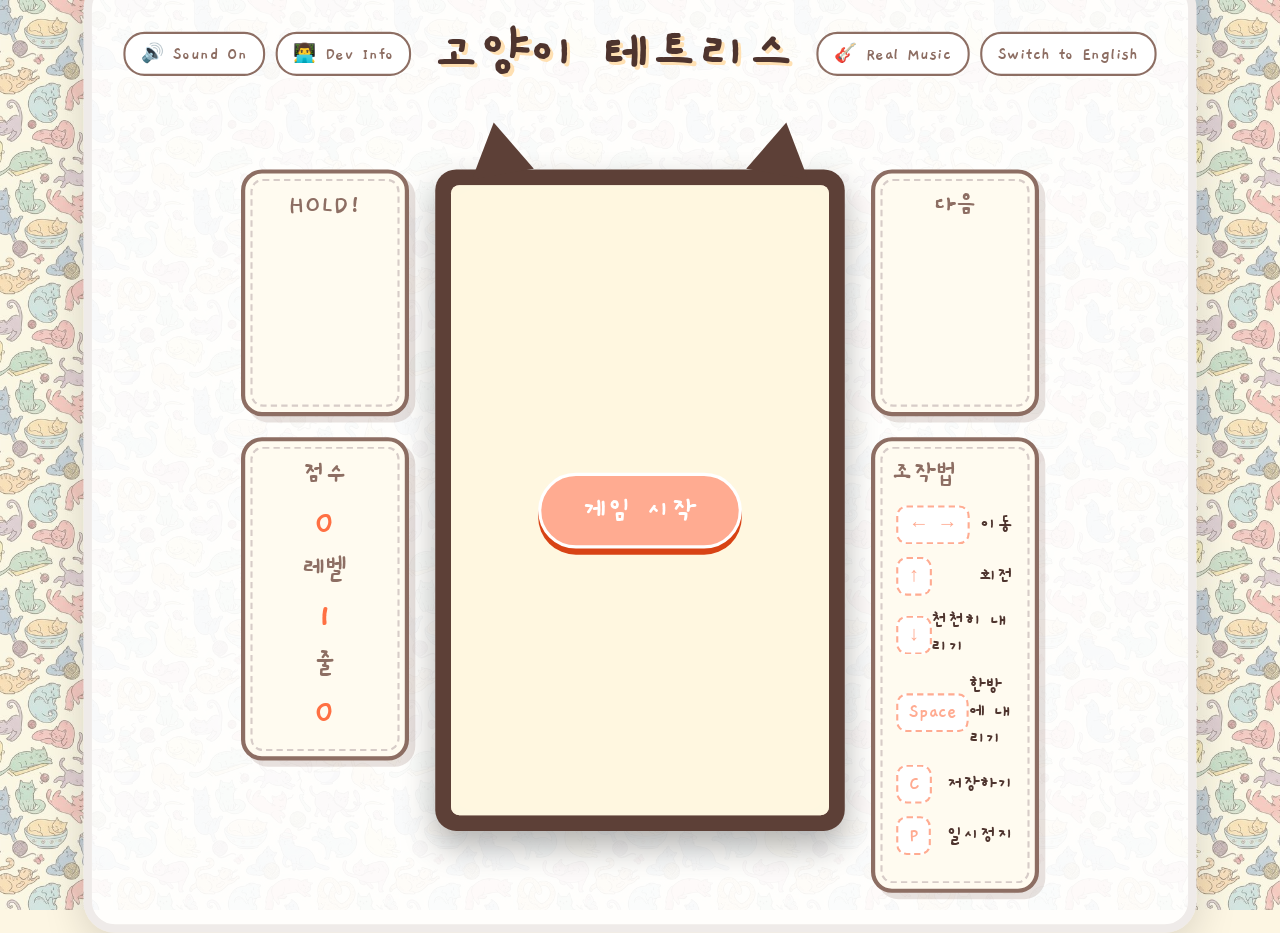
<file: index.html>
<!DOCTYPE html>
<html lang="ko">

<head>
    <meta charset="UTF-8">
    <meta name="viewport" content="width=device-width, initial-scale=1.0">
    <title>Cat Tetris</title>
    <link rel="stylesheet" href="style.css">
    <link rel="stylesheet" href="mobile.css">
    <!-- Using a cute rounded font -->
    <link href="https://fonts.googleapis.com/css2?family=Gaegu:wght@400;700&family=Outfit:wght@300;500;700&display=swap"
        rel="stylesheet">
</head>

<body>
    <div class="background-pattern"></div>

    <!-- Cats decorations -->
    <div class="cat-decoration cat-left"></div>
    <div class="cat-decoration cat-right"></div>

    <div class="game-container">
        <!-- New Header Layout for Symmetry -->
        <div class="header-row">
            <div style="display:flex; gap:10px;">
                <button id="sound-btn" class="icon-btn">🔊 Sound On</button>
                <button id="dev-info-btn" class="icon-btn">👨‍💻 Dev Info</button>
            </div>
            <header>
                <h1 id="title-text">고양이 테트리스</h1>
            </header>
            <div style="display:flex; gap:10px;">
                <button id="music-style-btn" class="icon-btn">🎸 Real Music</button>
                <button id="lang-btn" class="icon-btn">EN</button>
            </div>
        </div>

        <div class="main-layout">
            <div class="left-panel">
                <div class="wood-panel hold-panel">
                    <h3 id="label-hold">HOLD!</h3>
                    <canvas id="hold-canvas" width="150" height="150"></canvas>
                </div>

                <div class="wood-panel score-panel">
                    <h3 id="label-score">SCORE</h3>
                    <div id="score">0</div>
                    <h3 id="label-level">LEVEL</h3>
                    <div id="level">1</div>
                    <h3 id="label-lines">LINES</h3>
                    <div id="lines">0</div>
                </div>
            </div>

            <div class="game-board-container">
                <div class="cat-ears"></div>

                <!-- MASCOT CANVAS -->
                <canvas id="mascot-canvas" width="120" height="100" class="mascot-overlay"></canvas>

                <canvas id="tetris" width="360" height="600"></canvas>

                <div id="game-start" class="overlay">
                    <div class="cat-face-big"></div>
                    <button id="start-btn" class="cat-btn">GAME START</button>
                </div>

                <div id="game-over" class="overlay hidden">
                    <h2 id="game-over-title">GAME OVER</h2>
                    <p class="final-score-display">Score: <span id="final-score">0</span></p>
                    <button id="restart-btn" class="cat-btn">TRY AGAIN</button>
                </div>

                <div id="pause-screen" class="overlay hidden">
                    <h2 id="pause-title">PAUSED</h2>
                    <button id="resume-btn" class="cat-btn">RESUME</button>
                </div>

                <!-- Developer Info Modal (Moved Here) -->
                <div id="dev-modal" class="overlay hidden">
                    <div class="modal-content">
                        <img src="assets/two_winking_cats.png" alt="Two Winking Cats"
                            style="max-width: 200px; margin-bottom: 20px;">
                        <p style="font-size: 1.2rem; line-height: 1.6; color: #5d4037; font-weight: bold;">
                            2026년 2월 어느날,<br>
                            김태경과 권욱이 여의도에 모여<br>
                            공부한 것을 기념하며...<br>
                            <br>
                            Taekyung Kim, Prof. KHU
                        </p>
                        <button id="close-dev-btn" class="cat-btn"
                            style="padding: 10px 30px; font-size: 1.2rem; margin-top: 15px;">Close</button>
                    </div>
                </div>

                <!-- Mobile Touch Controls -->
                <div class="mobile-controls">
                    <button id="btn-left" class="control-btn"><span>⬅️</span></button>
                    <button id="btn-rotate" class="control-btn"><span>🔃</span></button>
                    <button id="btn-right" class="control-btn"><span>➡️</span></button>

                    <button id="btn-hold" class="control-btn"><span>C</span></button>
                    <button id="btn-down" class="control-btn"><span>⬇️</span></button>
                    <button id="btn-drop" class="control-btn"><span>🚀</span></button>
                </div>
            </div>

            <div class="right-panel">
                <div class="wood-panel next-panel">
                    <h3 id="label-next">NEXT</h3>
                    <canvas id="next-canvas" width="150" height="150"></canvas>
                </div>

                <div class="wood-panel controls-info">
                    <h3 id="label-controls">CONTROLS</h3>
                    <ul>
                        <li><span>← →</span> <span id="ctrl-move">Move</span></li>
                        <li><span>↑</span> <span id="ctrl-rotate">Rotate</span></li>
                        <li><span>↓</span> <span id="ctrl-soft">Soft Drop</span></li>
                        <li><span>Space</span> <span id="ctrl-hard">Hard Drop</span></li>
                        <li><span>C</span> <span id="ctrl-hold">Hold</span></li>
                        <li><span>P</span> <span id="ctrl-pause">Pause</span></li>
                    </ul>
                </div>
            </div>
        </div>
    </div>

    <script src="literal.js"></script>
    <script src="sound.js"></script>
    <script src="mascot.js"></script>
    <script src="script.js"></script>
</body>

</html>
</file>
<file: style.css>
:root {
    --bg-color: #fdf6e3;
    --panel-bg: #fffbf0;
    --wood-border: #8d6e63;
    --text-color: #4e342e;
    --accent-color: #ffab91;
    --cat-blue: #90caf9;
    --cat-yellow: #fff59d;
    --cat-green: #a5d6a7;
}

body {
    margin: 0;
    padding: 0;
    background-color: var(--bg-color);
    color: var(--text-color);
    font-family: 'Gaegu', cursive, 'Outfit', sans-serif;
    display: flex;
    justify-content: center;
    align-items: center;
    min-height: 100vh;
    overflow: hidden;
    position: relative;
}

.background-pattern {
    position: absolute;
    top: 0;
    left: 0;
    width: 100%;
    height: 100%;
    z-index: -1;
    background-image: url('assets/cute_cat_background.png');
    background-size: 400px;
    opacity: 0.6;
}

.game-container {
    display: flex;
    flex-direction: column;
    align-items: center;
    gap: 15px;
    z-index: 10;
    background: rgba(255, 255, 255, 0.9);
    padding: 30px;
    border-radius: 30px;
    box-shadow: 0 10px 40px rgba(0, 0, 0, 0.15);
    border: 8px solid #efebe9;
    transform: scale(1.05);
}

/* --- NEW HEADER LAYOUT --- */
.header-row {
    display: flex;
    justify-content: space-between;
    align-items: center;
    width: 100%;
    margin-bottom: 60px;
    /* Increased to avoid mascot overlap */
    position: relative;
    z-index: 20;
}

header {
    margin: 0 20px;
    border-bottom: none;
}

header h1 {
    font-size: 3.5rem;
    font-weight: 700;
    margin: 0;
    color: var(--text-color);
    text-shadow: 3px 3px 0px #ffe0b2;
    white-space: nowrap;
}

.icon-btn {
    background: white;
    border: 2px solid var(--wood-border);
    color: var(--wood-border);
    padding: 8px 15px;
    border-radius: 20px;
    cursor: pointer;
    font-family: 'Gaegu', cursive;
    font-size: 1.1rem;
    font-weight: bold;
    transition: all 0.2s;
    min-width: 120px;
    text-align: center;
}

.icon-btn:hover {
    background: var(--wood-border);
    color: white;
}

.main-layout {
    display: flex;
    gap: 25px;
    align-items: flex-start;
}

.left-panel,
.right-panel {
    display: flex;
    flex-direction: column;
    gap: 20px;
    width: 160px;
}

.wood-panel {
    background: var(--panel-bg);
    border: 4px solid var(--wood-border);
    border-radius: 20px;
    padding: 15px;
    text-align: center;
    box-shadow: 6px 6px 0px rgba(141, 110, 99, 0.2);
    position: relative;
}

.wood-panel::after {
    content: '';
    position: absolute;
    top: 5px;
    left: 5px;
    right: 5px;
    bottom: 5px;
    border: 2px dashed #d7ccc8;
    border-radius: 12px;
    pointer-events: none;
}

.wood-panel h3 {
    margin: 0 0 10px 0;
    font-size: 1.6rem;
    color: var(--wood-border);
}

#score,
#level,
#lines {
    font-size: 2.2rem;
    font-weight: 700;
    margin-bottom: 5px;
    color: #ff7043;
}

.game-board-container {
    position: relative;
    padding: 15px;
    background: #5d4037;
    border-radius: 20px;
    box-shadow: 0 15px 30px rgba(0, 0, 0, 0.3);
}

.cat-ears {
    position: absolute;
    top: -45px;
    left: 10px;
    right: 10px;
    height: 50px;
    background: transparent;
    z-index: 11;
    pointer-events: none;
}

.cat-ears::before,
.cat-ears::after {
    content: '';
    position: absolute;
    bottom: 0;
    width: 0;
    height: 0;
    border-left: 30px solid transparent;
    border-right: 30px solid transparent;
    border-bottom: 50px solid #5d4037;
}

.cat-ears::before {
    left: 20px;
    transform: rotate(-10deg);
}

.cat-ears::after {
    right: 20px;
    transform: rotate(10deg);
}

.mascot-overlay {
    position: absolute;
    top: -95px;
    /* Between ears: -45 - 50 = approx -95 to peek out */
    left: 50%;
    transform: translateX(-50%);
    z-index: 10;
    pointer-events: none;
}

#tetris {
    background-color: #fff3e0;
    border-radius: 8px;
    display: block;
    box-shadow: inset 0 0 20px rgba(93, 64, 55, 0.2);
}

.overlay {
    position: absolute;
    top: 15px;
    left: 15px;
    width: 360px;
    height: 600px;
    background: rgba(255, 248, 225, 0.95);
    display: flex;
    flex-direction: column;
    justify-content: center;
    align-items: center;
    border-radius: 8px;
    z-index: 20;
    text-align: center;
}

.hidden {
    display: none;
}

.overlay h2 {
    font-size: 3rem;
    color: var(--wood-border);
    margin-bottom: 20px;
}

.cat-btn {
    background: var(--accent-color);
    border: none;
    color: white;
    padding: 15px 40px;
    font-size: 1.8rem;
    font-weight: 700;
    border-radius: 50px;
    cursor: pointer;
    transition: all 0.2s ease;
    font-family: 'Gaegu', cursive;
    box-shadow: 0 6px 0 #d84315;
    margin-top: 20px;
    border: 3px solid white;
}

.cat-btn:hover {
    transform: translateY(2px);
    box-shadow: 0 4px 0 #d84315;
    background: #ff8a65;
}

.cat-btn:active {
    transform: translateY(6px);
    box-shadow: none;
}

.controls-info {
    text-align: left;
    font-family: 'Gaegu', sans-serif;
    font-weight: bold;
    font-size: 1.2rem;
}

.controls-info ul {
    list-style: none;
    padding: 5px;
    margin: 0;
}

.controls-info li {
    margin-bottom: 12px;
    display: flex;
    justify-content: space-between;
    align-items: center;
}

.controls-info span:first-child {
    color: var(--accent-color);
    font-weight: 900;
    background: #fff;
    padding: 4px 10px;
    border-radius: 10px;
    border: 2px dashed var(--accent-color);
}

canvas {
    image-rendering: pixelated;
}
</file>
<file: mobile.css>
/* --- MOBILE RESPONSIVE STYLES --- */
@media (max-width: 768px) {
    body {
        height: auto;
        min-height: 100vh;
        overflow-y: auto;
        /* Allow scrolling on small screens */
        display: block;
        /* Remove flex centering */
        padding: 10px;
    }

    .header-row {
        flex-direction: row;
        /* Horizontal row */
        justify-content: space-between;
        align-items: center;
        gap: 15px;
        margin-bottom: 20px;
        flex-wrap: wrap;
        /* Wrap if too small */
    }

    /* Wrap Button groups */
    .header-row>div:nth-child(3) {
        order: 2;
        /* Put buttons below title if narrow? Or stack */
    }

    header {
        order: 1;
        flex-grow: 1;
        text-align: center;
    }

    #sound-btn {
        display: none;
        /* Hide sound btn to save space? Or move it. */
    }

    /* Let's keep sound button but make it smaller (icon only) */

    header h1 {
        font-size: 2.0rem;
        /* Compact title */
        white-space: normal;
    }

    .main-layout {
        flex-direction: column;
        align-items: center;
        width: 100%;
        gap: 15px;
    }

    /* Panels Order: 1. Left(Stats), 2. Board, 3. Right(Next/Controls) */
    .left-panel,
    .right-panel {
        flex-direction: row;
        width: 100%;
        justify-content: center;
        gap: 10px;
        order: 1;
        /* Both panels go above? No. */
    }

    .left-panel {
        order: 1;
        justify-content: space-around;
        flex-wrap: wrap;
    }

    .game-board-container {
        order: 2;
        width: 100%;
        max-width: 360px;
        margin: 5px 0;
        padding: 10px;
        margin-bottom: 20px;
        /* Space for controls */
    }

    .right-panel {
        order: 3;
        display: none;
        /* Hide standard right panel controls as they are keyboard based */
        /* BUT SHOW NEXT PIECE! */
        /* Move "Next Piece" to Left Panel area? Or create a custom mobile layout */
        /* Let's show Next Piece in Right Panel but hide Controls List */
    }

    /* Special Handling: Move Next Panel to Left Panel area visually? */
    /* Or keep Left Panel = Hold, Score. Right Panel displayed=flex, but only Next visible */

    .right-panel {
        display: flex;
        /* Restore flex */
        order: 1;
        /* Move alongside Left Panel? */
        /* Let's put Hold (Left), Next (Right) side by side on top */
        /* Score below them? */
    }

    /* Let's try to put panels in a grid on top */
    /* .left-panel contains .hold-panel, .score-panel */
    /* .right-panel contains .next-panel, .controls-info */

    /* We want: Row 1: Hold | Next. Row 2: Score. */

    .left-panel .hold-panel {
        order: 1;
        width: 45%;
    }

    .right-panel .next-panel {
        order: 2;
        width: 45%;
        display: block !important;
    }

    /* This requires moving elements in HTML or complex CSS flex logic. */
    /* Easiest: Left Panel (Row) -> Hold, Score. Right Panel (Row) -> Next. */
    /* Result: Hold | Score. Line break. Next. */
    /* Better: Hold | Next. Line Break. Score. */

    /* I'll use specific selectors if possible. */

    .wood-panel {
        width: 45%;
        padding: 5px;
    }

    .score-panel {
        width: 100%;
        /* Full width score */
        order: 3;
        margin-top: 10px;
        display: flex;
        justify-content: space-around;
        align-items: center;
    }

    .score-panel h3 {
        font-size: 1.2rem;
        margin-bottom: 0;
        margin-right: 5px;
    }

    .score-panel div {
        font-size: 1.5rem;
        margin-bottom: 0;
        display: inline-block;
    }

    /* Hide Keyboard Controls */
    .controls-info {
        display: none !important;
    }

    /* Adjust Canvas scaling */
    canvas#tetris {
        width: 100%;
        height: auto;
    }

    .game-container {
        transform: none !important;
        padding: 10px;
        width: 100%;
        border-width: 4px;
    }

    .overlay h2 {
        font-size: 2rem;
    }

    .mobile-controls {
        display: grid !important;
    }

    .cat-ears {
        top: -30px;
        transform: scale(0.6);
    }

    .mascot-overlay {
        top: -65px;
        transform: translateX(-50%) scale(0.6);
    }
}

/* Mobile Controls Styling (Hidden on Desktop) */
.mobile-controls {
    display: none;
    grid-template-columns: repeat(3, 1fr);
    grid-template-rows: auto auto;
    gap: 8px;
    margin-top: 15px;
    width: 100%;
    max-width: 340px;
    padding-bottom: 20px;
    /* Safe area */
}

.control-btn {
    background: var(--panel-bg);
    border: 3px solid var(--wood-border);
    border-radius: 12px;
    /* Smaller radius */
    color: var(--wood-border);
    font-size: 1.4rem;
    padding: 15px 0;
    font-family: 'Gaegu', cursive;
    font-weight: bold;
    cursor: pointer;
    box-shadow: 0 4px 0 #8d6e63;
    display: flex;
    justify-content: center;
    align-items: center;
    touch-action: manipulation;
    user-select: none;
    -webkit-user-select: none;
    /* No select */
    -webkit-tap-highlight-color: transparent;
}

.control-btn:active {
    transform: translateY(4px);
    box-shadow: none;
    background: #ffccbc;
}

/* Specific Layout */
/* Grid: 3 cols. */
/* Row 1: Left, Rotate, Right */
/* Row 2: Hold, Down, Drop */

#btn-left {
    grid-column: 1;
    grid-row: 1;
}

#btn-rotate {
    grid-column: 2;
    grid-row: 1;
    background: #fff9c4;
}

/* Yellow for rotate */
#btn-right {
    grid-column: 3;
    grid-row: 1;
}

#btn-hold {
    grid-column: 1;
    grid-row: 2;
    background: #e1bee7;
}

/* Purple for hold */
#btn-down {
    grid-column: 2;
    grid-row: 2;
}

#btn-drop {
    grid-column: 3;
    grid-row: 2;
    background: #ffab91;
    color: white;
    border-color: #d84315;
    box-shadow: 0 4px 0 #bf360c;
}

/* Red for Drop */

/* Make icons bigger */
.control-btn span {
    pointer-events: none;
    font-size: 1.8rem;
}
</file>
